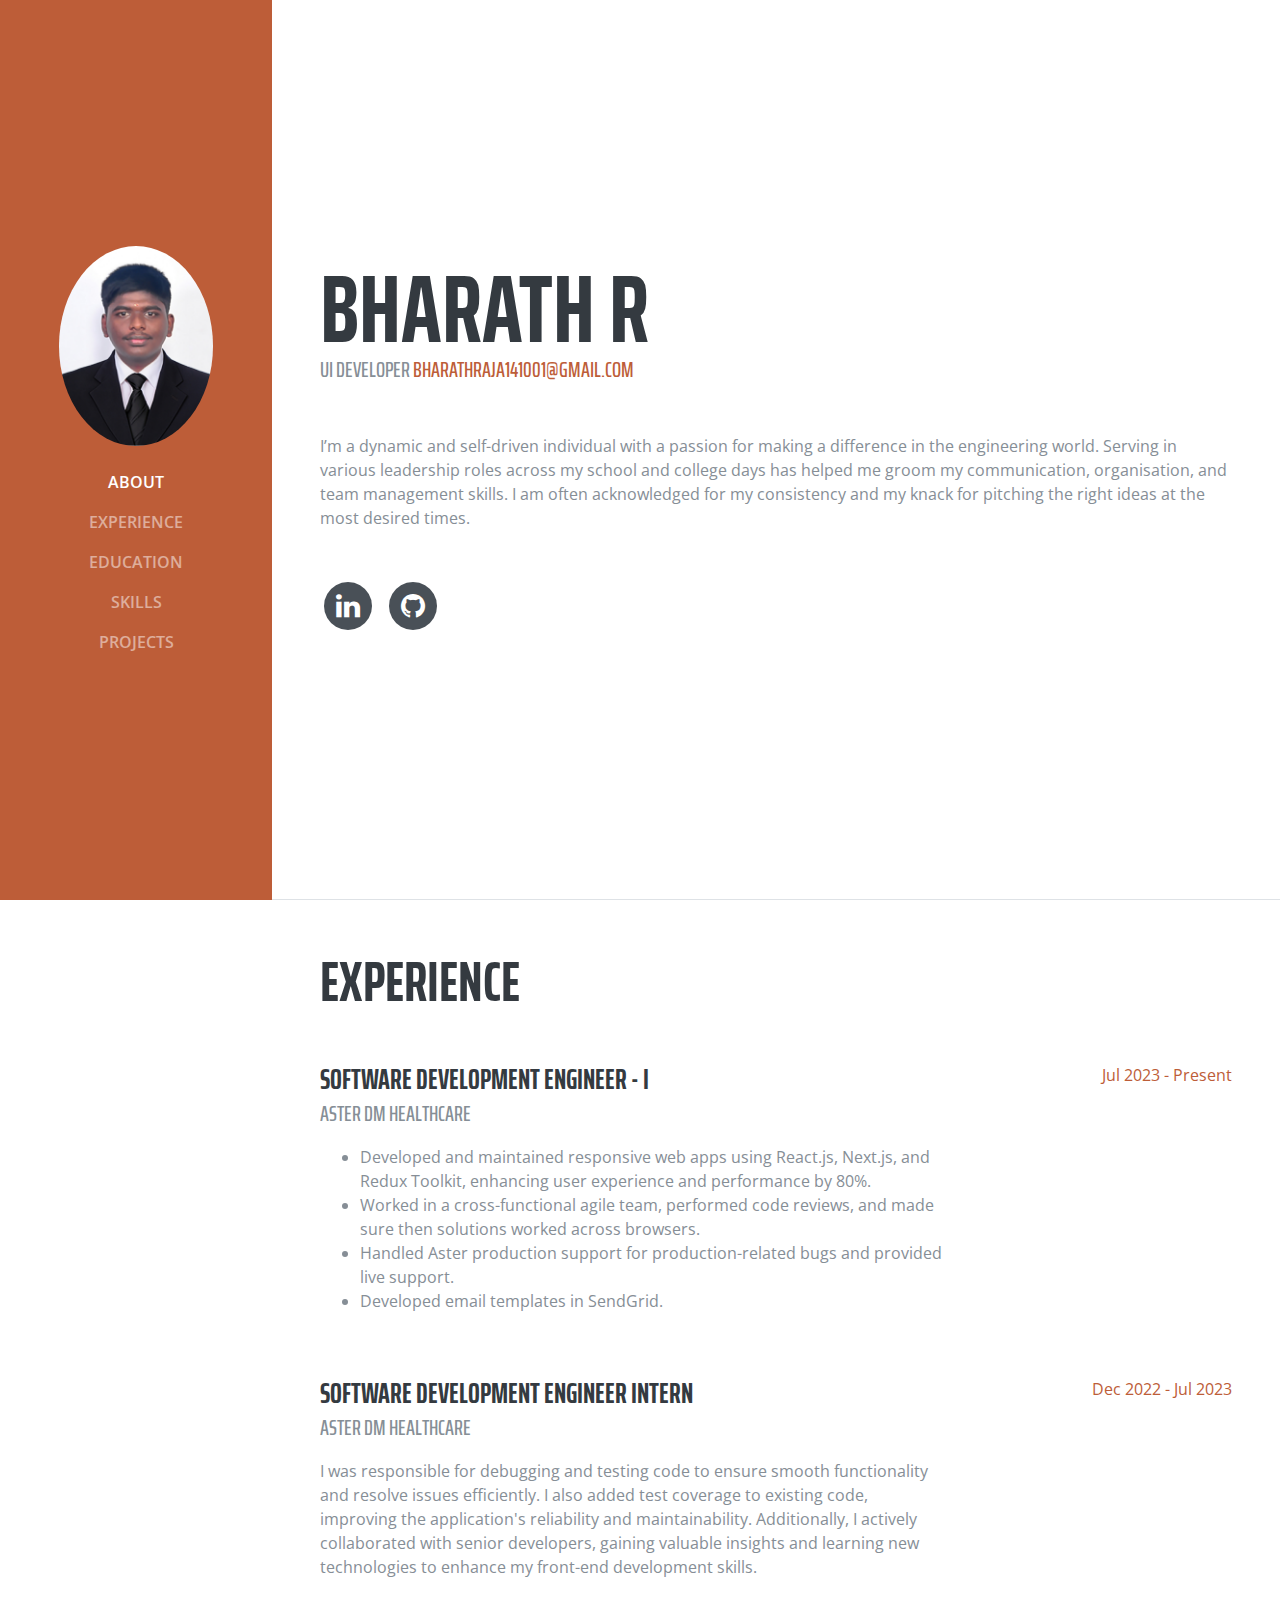
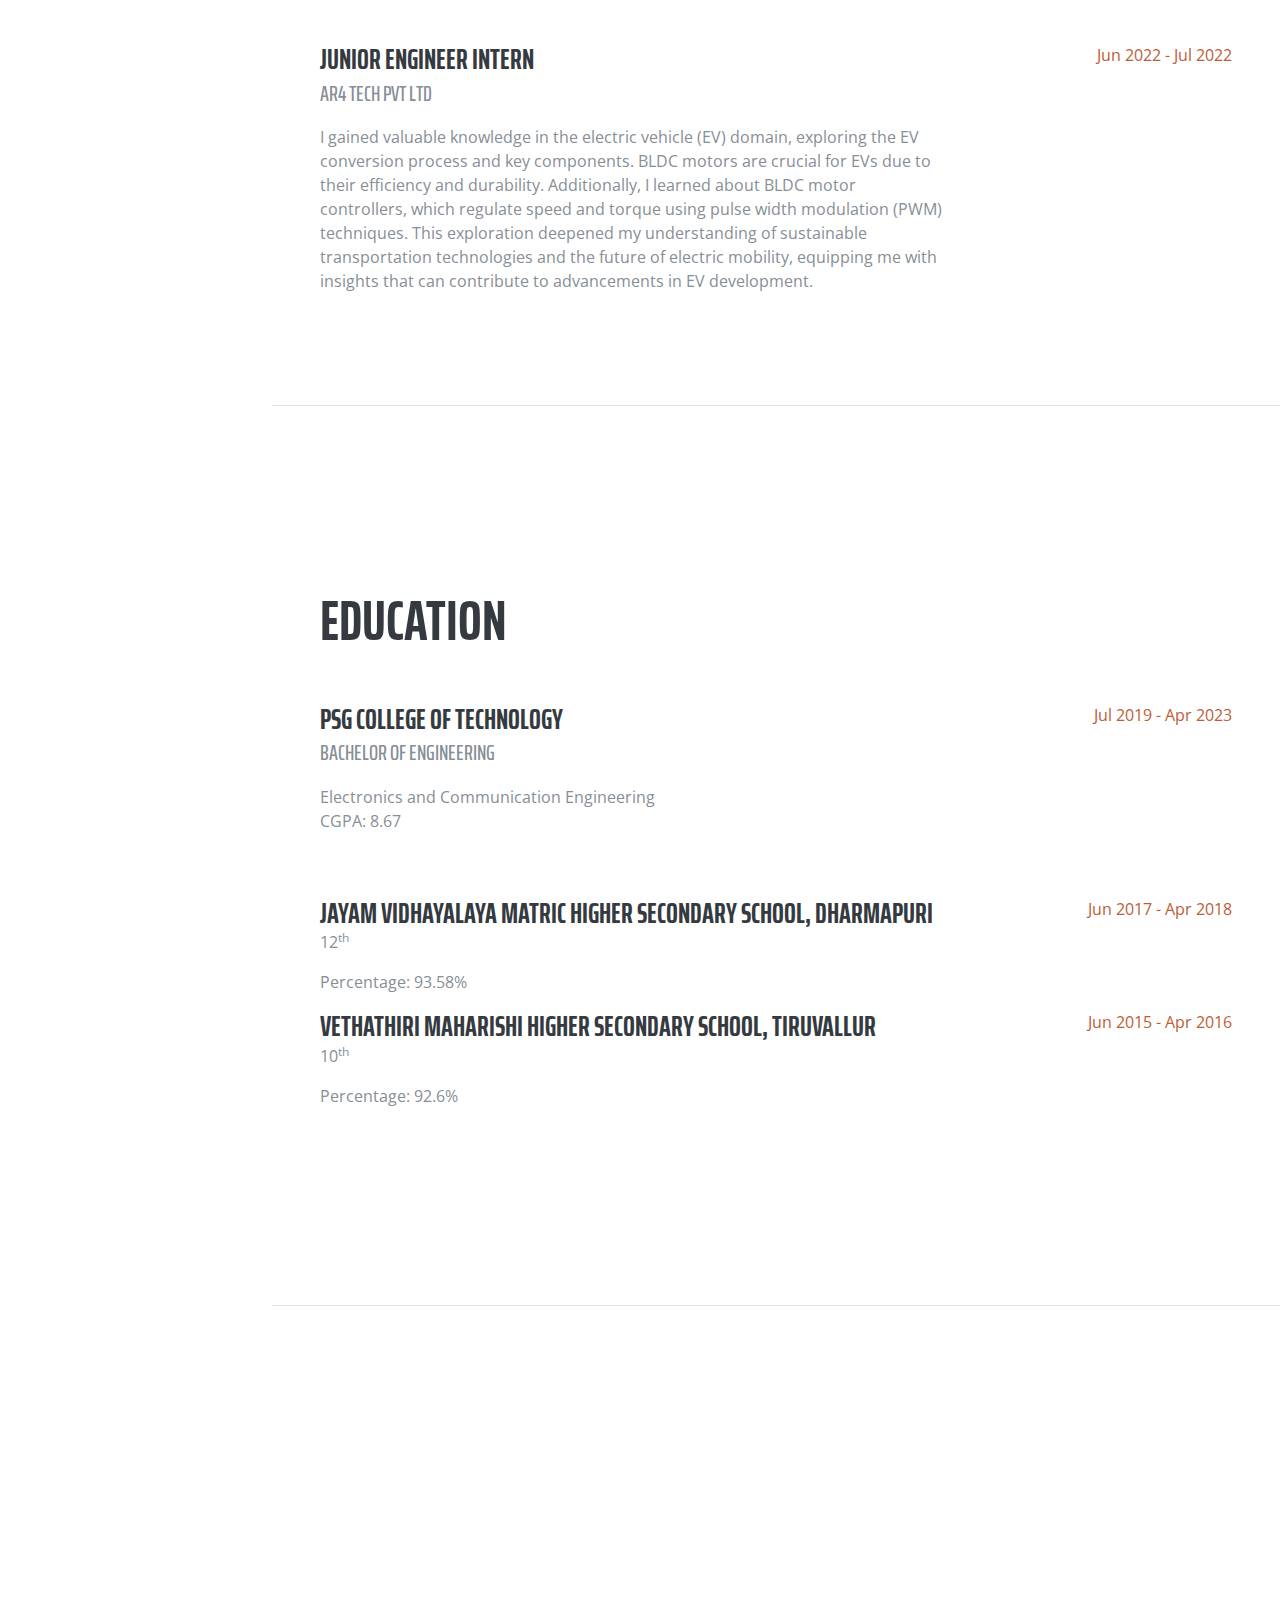
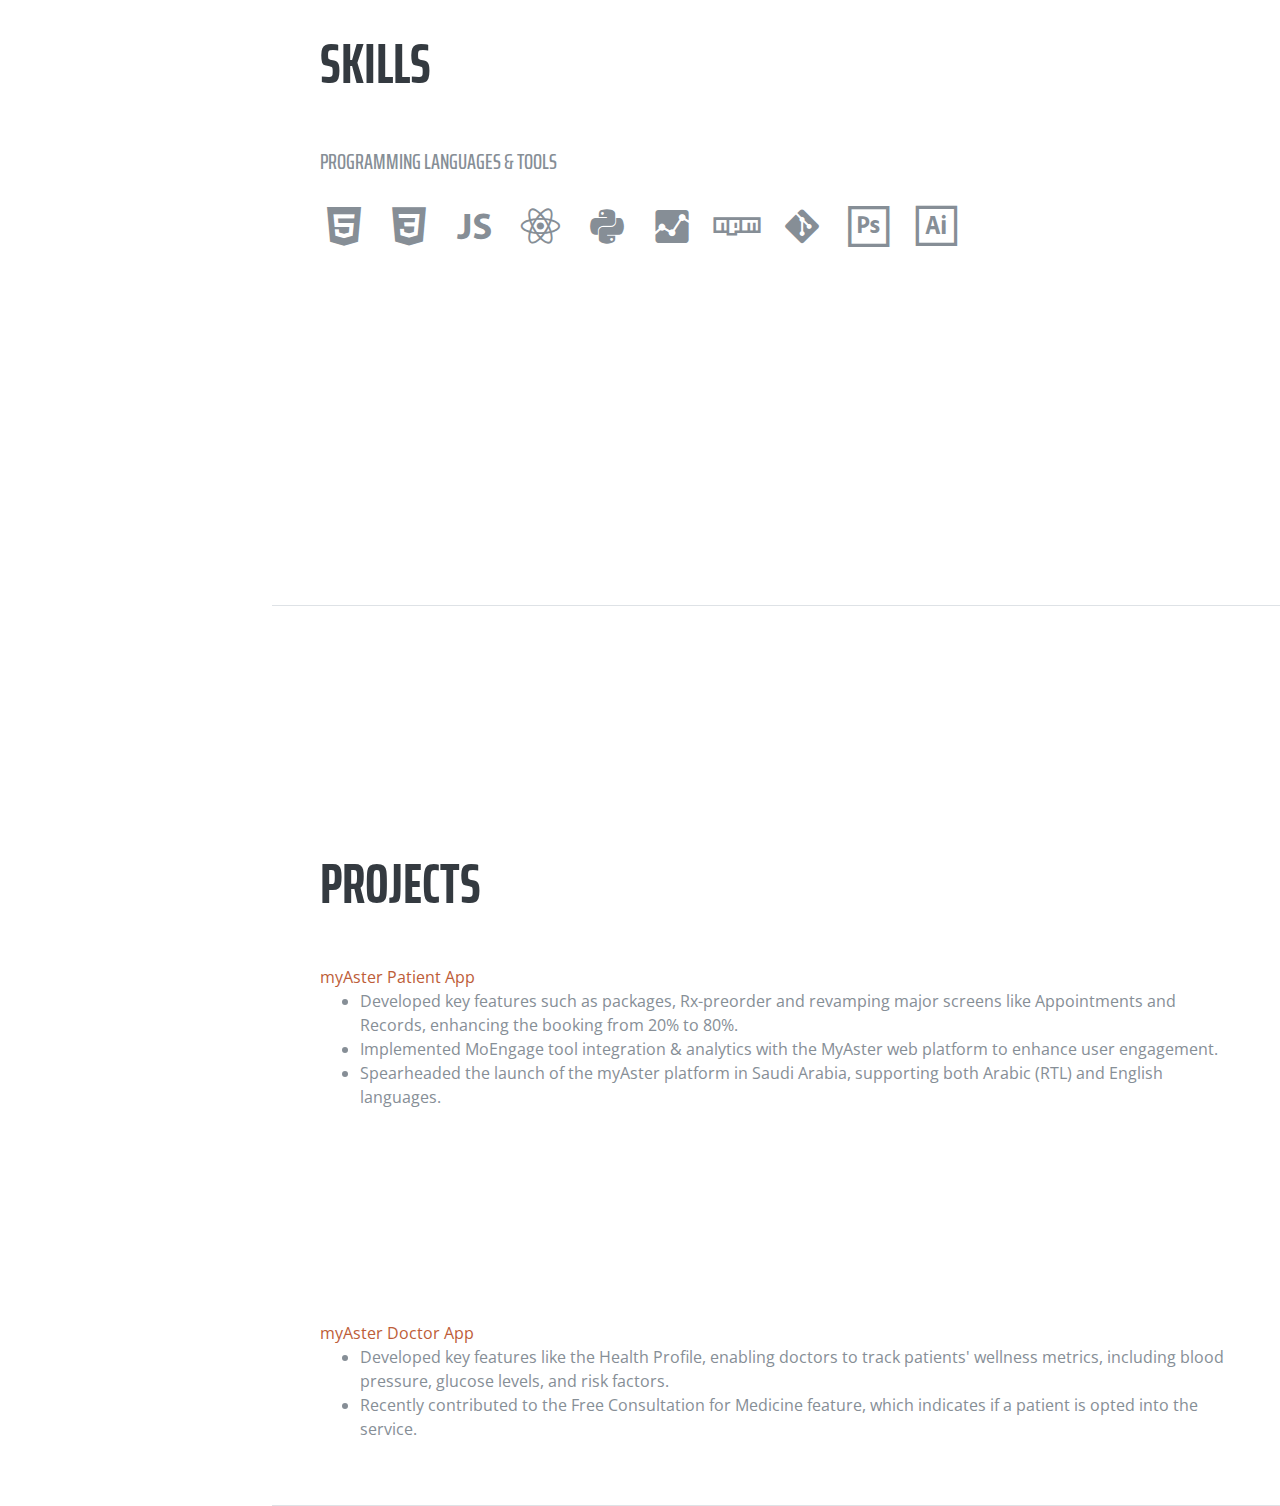
<file: Portfolio/index.html>
<!DOCTYPE html>
<html lang="en">

<head>

  <meta charset="utf-8">
  <meta name="viewport" content="width=device-width, initial-scale=1, shrink-to-fit=no">
  <meta name="description" content="">
  <meta name="author" content="">

  <title>Bharath Portfolio</title>

  <!-- Bootstrap core CSS -->
  <link href="vendor/bootstrap/css/bootstrap.min.css" rel="stylesheet">

  <!-- Custom fonts for this template -->
  <link href="https://fonts.googleapis.com/css?family=Saira+Extra+Condensed:100,200,300,400,500,600,700,800,900"
    rel="stylesheet">
  <link href="https://fonts.googleapis.com/css?family=Open+Sans:300,300i,400,400i,600,600i,700,700i,800,800i"
    rel="stylesheet">
  <link href="vendor/font-awesome/css/font-awesome.min.css" rel="stylesheet">
  <link href="vendor/devicons/css/devicons.min.css" rel="stylesheet">
  <link href="vendor/simple-line-icons/css/simple-line-icons.css" rel="stylesheet">

  <!-- Custom styles for this template -->
  <link href="css/resume.min.css" rel="stylesheet">

</head>

<body id="page-top">

  <nav class="navbar navbar-expand-lg navbar-dark bg-primary fixed-top" id="sideNav">
    <a class="navbar-brand js-scroll-trigger" href="#page-top">
      <span class="d-block d-lg-none">Portfolio</span>
      <span class="d-none d-lg-block">
        <img class="img-fluid img-profile rounded-circle mx-auto mb-2" src="img/profile.jpg" alt="">
      </span>
    </a>
    <button class="navbar-toggler" type="button" data-toggle="collapse" data-target="#navbarSupportedContent"
      aria-controls="navbarSupportedContent" aria-expanded="false" aria-label="Toggle navigation">
      <span class="navbar-toggler-icon"></span>
    </button>
    <div class="collapse navbar-collapse" id="navbarSupportedContent">
      <ul class="navbar-nav">
        <li class="nav-item">
          <a class="nav-link js-scroll-trigger" href="#about">About</a>
        </li>
        <li class="nav-item">
          <a class="nav-link js-scroll-trigger" href="#experience">Experience</a>
        </li>
        <li class="nav-item">
          <a class="nav-link js-scroll-trigger" href="#education">Education</a>
        </li>
        <li class="nav-item">
          <a class="nav-link js-scroll-trigger" href="#skills">Skills</a>
        </li>
        <li class="nav-item">
          <a class="nav-link js-scroll-trigger" href="#interests">Projects</a>
        </li>
      </ul>
    </div>
  </nav>

  <div class="container-fluid p-0">

    <section class="resume-section p-3 p-lg-5 d-flex d-column" id="about">
      <div class="my-auto">
        <h1 class="mb-0">Bharath R
        </h1>
        <div class="subheading mb-5">UI Developer
          <a href="mailto:bharathraja141001@email.com">bharathraja141001@gmail.com</a>
        </div>
        <p class="mb-5">I’m a dynamic and self-driven individual with a passion for making a difference in the
          engineering world. Serving in various leadership roles across my school and college days has helped me groom
          my communication, organisation, and team management skills. I am often acknowledged for my consistency and my
          knack for pitching the right ideas at the most desired times.</p>
        <ul class="list-inline list-social-icons mb-0">
          <!-- <li class="list-inline-item">
              <a href="#">
                <span class="fa-stack fa-lg">
                  <i class="fa fa-circle fa-stack-2x"></i>
                  <i class="fa fa-facebook fa-stack-1x fa-inverse"></i>
                </span>
              </a>
            </li>
            <li class="list-inline-item">
              <a href="#">
                <span class="fa-stack fa-lg">
                  <i class="fa fa-circle fa-stack-2x"></i>
                  <i class="fa fa-twitter fa-stack-1x fa-inverse"></i>
                </span>
              </a>
            </li> -->
          <li class="list-inline-item">
            <a href="https://www.linkedin.com/in/bharath-raja-188a69182/" target="_blank">
              <span class="fa-stack fa-lg">
                <i class="fa fa-circle fa-stack-2x"></i>
                <i class="fa fa-linkedin fa-stack-1x fa-inverse"></i>
              </span>
            </a>
          </li>
          <li class="list-inline-item">
              <a href="#">
                <span class="fa-stack fa-lg">
                  <i class="fa fa-circle fa-stack-2x"></i>
                  <i class="fa fa-github fa-stack-1x fa-inverse"></i>
                </span>
              </a>
            </li>
        </ul>
      </div>
    </section>

    <section class="resume-section p-3 p-lg-5 d-flex flex-column" id="experience">
      <div class="my-auto">
        <h2 class="mb-5">Experience</h2>

        <div class="resume-item d-flex flex-column flex-md-row mb-5">
          <div class="resume-content mr-auto">
            <h3 class="mb-0">Software Development Engineer - I</h3>
            <div class="subheading mb-3">Aster DM Healthcare</div>
            <div>
              <ul type="roman">
                <li>Developed and maintained responsive web apps using React.js, Next.js, and Redux Toolkit, enhancing user experience and performance by 80%.</li>
                <li>Worked in a cross-functional agile team, performed code reviews, and made sure then solutions worked across browsers.</li>
                <li>Handled Aster production support for production-related bugs and provided live support.</li>
                <li>Developed email templates in SendGrid.</li>
              </ul>
            </div>
          </div>
          <div class="resume-date text-md-right">
            <span class="text-primary">Jul 2023 - Present</span>
          </div>
        </div>

        <div class="resume-item d-flex flex-column flex-md-row mb-5">
          <div class="resume-content mr-auto">
            <h3 class="mb-0">Software Development Engineer Intern</h3>
            <div class="subheading mb-3">Aster DM Healthcare</div>
            <p>I was responsible for debugging and testing code to ensure smooth
              functionality and resolve issues efficiently. I also added test coverage to existing code, improving the application's
              reliability and maintainability. Additionally, I actively collaborated with senior developers, gaining valuable
              insights and learning new technologies to enhance my front-end development skills.
            </p>
          </div>
          <div class="resume-date text-md-right">
            <span class="text-primary">Dec 2022 - Jul 2023</span>
          </div>
        </div>

        <div class="resume-item d-flex flex-column flex-md-row mb-5">
          <div class="resume-content mr-auto">
            <h3 class="mb-0">Junior Engineer Intern</h3>
            <div class="subheading mb-3">Ar4 Tech Pvt Ltd</div>
            <p>I gained valuable knowledge in the electric vehicle (EV) domain, exploring the EV conversion process and key
              components. BLDC motors are crucial for EVs due to their efficiency and durability. Additionally, I learned about BLDC
              motor controllers, which regulate speed and torque using pulse
              width modulation (PWM) techniques. This exploration deepened my understanding of sustainable transportation
              technologies and the future of electric mobility, equipping me with insights that can contribute to advancements
              in EV development.</p>
          </div>
          <div class="resume-date text-md-right">
            <span class="text-primary">Jun 2022 - Jul 2022</span>
          </div>
        </div>

      </div>

    </section>

    <section class="resume-section p-3 p-lg-5 d-flex flex-column" id="education">
      <div class="my-auto">
        <h2 class="mb-5">Education</h2>

        <div class="resume-item d-flex flex-column flex-md-row mb-5">
          <div class="resume-content mr-auto">
            <h3 class="mb-0">PSG College of Technology</h3>
            <div class="subheading mb-3">Bachelor of Engineering</div>
            <div>Electronics and Communication Engineering</div>
            <p>CGPA: 8.67</p>
          </div>
          <div class="resume-date text-md-right">
            <span class="text-primary">Jul 2019 - Apr 2023</span>
          </div>
        </div>

        <div class="resume-item d-flex flex-column flex-md-row">
          <div class="resume-content mr-auto">
            <h3 class="mb-0">Jayam Vidhayalaya Matric Higher Secondary School, Dharmapuri
              </h3>
            <div class="mb-3">12<sup>th</sup></div>
            <p>Percentage: 93.58%</p>
          </div>
          <div class="resume-date text-md-right">
            <span class="text-primary">Jun 2017 - Apr 2018</span>
          </div>
        </div>

        <div class="resume-item d-flex flex-column flex-md-row">
          <div class="resume-content mr-auto">
            <h3 class="mb-0">Vethathiri Maharishi Higher Secondary School, Tiruvallur</h3>
            <div class="mb-3">10<sup>th</sup></div>
            <p>Percentage: 92.6%</p>
          </div>
          <div class="resume-date text-md-right">
            <span class="text-primary">Jun 2015 - Apr 2016</span>
          </div>
        </div>

      </div>
    </section>

    <section class="resume-section p-3 p-lg-5 d-flex flex-column" id="skills">
      <div class="my-auto">
        <h2 class="mb-5">Skills</h2>

        <div class="subheading mb-3">Programming Languages &amp; Tools</div>
        <ul class="list-inline list-icons">
          <li class="list-inline-item">
            <i class="devicons devicons-html5"></i>
          </li>
          <li class="list-inline-item">
            <i class="devicons devicons-css3"></i>
          </li>
          <li class="list-inline-item">
            <i class="devicons devicons-javascript"></i>
          </li>
          <li class="list-inline-item">
            <i class="devicons devicons-react"></i>
          </li>
          <li class="list-inline-item">
            <i class="devicons devicons-python"></i>
          </li>
          <li class="list-inline-item">
            <i class="devicons devicons-google_analytics"></i>
          </li>
          <li class="list-inline-item">
            <i class="devicons devicons-npm"></i>
          </li>
          <li class="list-inline-item">
            <i class="devicons devicons-git"></i>
          </li>
          <li class="list-inline-item">
            <i class="devicons devicons-photoshop"></i>
          </li>
          <li class="list-inline-item">
            <i class="devicons devicons-illustrator"></i>
          </li>
        </ul>

        <!-- <div class="subheading mb-3">Workflow</div>
        <ul class="fa-ul mb-0">
          <li>
            <i class="fa-li fa fa-check"></i>
            Mobile-First, Responsive Design
          </li>
          <li>
            <i class="fa-li fa fa-check"></i>
            Cross Browser Testing &amp; Debugging
          </li>
          <li>
            <i class="fa-li fa fa-check"></i>
            Cross Functional Teams
          </li>
          <li>
            <i class="fa-li fa fa-check"></i>
            Agile Development &amp; Scrum
          </li>
        </ul> -->
      </div>
    </section>

    <section class="resume-section p-3 p-lg-5 d-flex flex-column" id="interests">
      <div class="my-auto">
        <h2 class="mb-5">Projects</h2>
        <div class="mb-0"><a href="https://www.myaster.com/" target="_blank">myAster Patient App</a></div>
        <ul type="rounded-circle">
          <li>Developed key features such as packages, Rx-preorder and revamping major screens like Appointments and Records,
            enhancing the booking from 20% to 80%.</li>
          <li>Implemented MoEngage tool integration & analytics with the MyAster web platform to enhance user engagement.</li>
          <li>Spearheaded the launch of the myAster platform in Saudi Arabia, supporting both Arabic (RTL) and English
            languages.</li>
        </ul>
      </div>
      <div class="mb-0"><a href="https://teleconsult-practitioner.myaster.com/core/login" target="_blank">myAster Doctor
          App</a>
        <ul type="rounded-circle">
          <li>Developed key features like the Health Profile, enabling doctors to track patients' wellness metrics, including
            blood pressure, glucose levels, and risk factors.</li>
          <li>Recently contributed to the Free Consultation for Medicine feature, which indicates if a patient is opted into
            the service.</li>
        </ul>
      </div>
    </section>

    <!-- <section class="resume-section p-3 p-lg-5 d-flex flex-column" id="awards">
      <div class="my-auto">
        <h2 class="mb-5">Awards &amp; Certifications</h2>
        <ul class="fa-ul mb-0">
          <li>
            <i class="fa-li fa fa-trophy text-warning"></i>
            Google Analytics Certified Developer
          </li>
          <li>
            <i class="fa-li fa fa-trophy text-warning"></i>
            Mobile Web Specialist - Google Certification
          </li>
          <li>
            <i class="fa-li fa fa-trophy text-warning"></i>
            1<sup>st</sup>
            Place - University of Colorado Boulder - Emerging Tech Competition 2009
          </li>
          <li>
            <i class="fa-li fa fa-trophy text-warning"></i>
            1<sup>st</sup>
            Place - University of Colorado Boulder - Adobe Creative Jam 2008 (UI Design Category)
          </li>
          <li>
            <i class="fa-li fa fa-trophy text-warning"></i>
            2<sup>nd</sup>
            Place - University of Colorado Boulder - Emerging Tech Competition 2008
          </li>
          <li>
          <li>
            <i class="fa-li fa fa-trophy text-warning"></i>
            1<sup>st</sup>
            Place - James Buchanan High School - Hackathon 2006
          </li>
          <li>
            <i class="fa-li fa fa-trophy text-warning"></i>
            3<sup>rd</sup>
            Place - James Buchanan High School - Hackathon 2005
          </li>
        </ul>
      </div>
    </section> -->

  </div>

  <script src="vendor/jquery/jquery.min.js"></script>
  <script src="vendor/bootstrap/js/bootstrap.bundle.min.js"></script>

  <script src="vendor/jquery-easing/jquery.easing.min.js"></script>

  <script src="js/resume.min.js"></script>

</body>

</html>
</file>
<file: Portfolio/vendor/simple-line-icons/css/simple-line-icons.css>
@font-face {
  font-family: 'simple-line-icons';
  src: url('../fonts/Simple-Line-Icons.eot?v=2.4.0');
  src: url('../fonts/Simple-Line-Icons.eot?v=2.4.0#iefix') format('embedded-opentype'), url('../fonts/Simple-Line-Icons.woff2?v=2.4.0') format('woff2'), url('../fonts/Simple-Line-Icons.ttf?v=2.4.0') format('truetype'), url('../fonts/Simple-Line-Icons.woff?v=2.4.0') format('woff'), url('../fonts/Simple-Line-Icons.svg?v=2.4.0#simple-line-icons') format('svg');
  font-weight: normal;
  font-style: normal;
}
/*
 Use the following CSS code if you want to have a class per icon.
 Instead of a list of all class selectors, you can use the generic [class*="icon-"] selector, but it's slower:
*/
.icon-user,
.icon-people,
.icon-user-female,
.icon-user-follow,
.icon-user-following,
.icon-user-unfollow,
.icon-login,
.icon-logout,
.icon-emotsmile,
.icon-phone,
.icon-call-end,
.icon-call-in,
.icon-call-out,
.icon-map,
.icon-location-pin,
.icon-direction,
.icon-directions,
.icon-compass,
.icon-layers,
.icon-menu,
.icon-list,
.icon-options-vertical,
.icon-options,
.icon-arrow-down,
.icon-arrow-left,
.icon-arrow-right,
.icon-arrow-up,
.icon-arrow-up-circle,
.icon-arrow-left-circle,
.icon-arrow-right-circle,
.icon-arrow-down-circle,
.icon-check,
.icon-clock,
.icon-plus,
.icon-minus,
.icon-close,
.icon-event,
.icon-exclamation,
.icon-organization,
.icon-trophy,
.icon-screen-smartphone,
.icon-screen-desktop,
.icon-plane,
.icon-notebook,
.icon-mustache,
.icon-mouse,
.icon-magnet,
.icon-energy,
.icon-disc,
.icon-cursor,
.icon-cursor-move,
.icon-crop,
.icon-chemistry,
.icon-speedometer,
.icon-shield,
.icon-screen-tablet,
.icon-magic-wand,
.icon-hourglass,
.icon-graduation,
.icon-ghost,
.icon-game-controller,
.icon-fire,
.icon-eyeglass,
.icon-envelope-open,
.icon-envelope-letter,
.icon-bell,
.icon-badge,
.icon-anchor,
.icon-wallet,
.icon-vector,
.icon-speech,
.icon-puzzle,
.icon-printer,
.icon-present,
.icon-playlist,
.icon-pin,
.icon-picture,
.icon-handbag,
.icon-globe-alt,
.icon-globe,
.icon-folder-alt,
.icon-folder,
.icon-film,
.icon-feed,
.icon-drop,
.icon-drawer,
.icon-docs,
.icon-doc,
.icon-diamond,
.icon-cup,
.icon-calculator,
.icon-bubbles,
.icon-briefcase,
.icon-book-open,
.icon-basket-loaded,
.icon-basket,
.icon-bag,
.icon-action-undo,
.icon-action-redo,
.icon-wrench,
.icon-umbrella,
.icon-trash,
.icon-tag,
.icon-support,
.icon-frame,
.icon-size-fullscreen,
.icon-size-actual,
.icon-shuffle,
.icon-share-alt,
.icon-share,
.icon-rocket,
.icon-question,
.icon-pie-chart,
.icon-pencil,
.icon-note,
.icon-loop,
.icon-home,
.icon-grid,
.icon-graph,
.icon-microphone,
.icon-music-tone-alt,
.icon-music-tone,
.icon-earphones-alt,
.icon-earphones,
.icon-equalizer,
.icon-like,
.icon-dislike,
.icon-control-start,
.icon-control-rewind,
.icon-control-play,
.icon-control-pause,
.icon-control-forward,
.icon-control-end,
.icon-volume-1,
.icon-volume-2,
.icon-volume-off,
.icon-calendar,
.icon-bulb,
.icon-chart,
.icon-ban,
.icon-bubble,
.icon-camrecorder,
.icon-camera,
.icon-cloud-download,
.icon-cloud-upload,
.icon-envelope,
.icon-eye,
.icon-flag,
.icon-heart,
.icon-info,
.icon-key,
.icon-link,
.icon-lock,
.icon-lock-open,
.icon-magnifier,
.icon-magnifier-add,
.icon-magnifier-remove,
.icon-paper-clip,
.icon-paper-plane,
.icon-power,
.icon-refresh,
.icon-reload,
.icon-settings,
.icon-star,
.icon-symbol-female,
.icon-symbol-male,
.icon-target,
.icon-credit-card,
.icon-paypal,
.icon-social-tumblr,
.icon-social-twitter,
.icon-social-facebook,
.icon-social-instagram,
.icon-social-linkedin,
.icon-social-pinterest,
.icon-social-github,
.icon-social-google,
.icon-social-reddit,
.icon-social-skype,
.icon-social-dribbble,
.icon-social-behance,
.icon-social-foursqare,
.icon-social-soundcloud,
.icon-social-spotify,
.icon-social-stumbleupon,
.icon-social-youtube,
.icon-social-dropbox,
.icon-social-vkontakte,
.icon-social-steam {
  font-family: 'simple-line-icons';
  speak: none;
  font-style: normal;
  font-weight: normal;
  font-variant: normal;
  text-transform: none;
  line-height: 1;
  /* Better Font Rendering =========== */
  -webkit-font-smoothing: antialiased;
  -moz-osx-font-smoothing: grayscale;
}
.icon-user:before {
  content: "\e005";
}
.icon-people:before {
  content: "\e001";
}
.icon-user-female:before {
  content: "\e000";
}
.icon-user-follow:before {
  content: "\e002";
}
.icon-user-following:before {
  content: "\e003";
}
.icon-user-unfollow:before {
  content: "\e004";
}
.icon-login:before {
  content: "\e066";
}
.icon-logout:before {
  content: "\e065";
}
.icon-emotsmile:before {
  content: "\e021";
}
.icon-phone:before {
  content: "\e600";
}
.icon-call-end:before {
  content: "\e048";
}
.icon-call-in:before {
  content: "\e047";
}
.icon-call-out:before {
  content: "\e046";
}
.icon-map:before {
  content: "\e033";
}
.icon-location-pin:before {
  content: "\e096";
}
.icon-direction:before {
  content: "\e042";
}
.icon-directions:before {
  content: "\e041";
}
.icon-compass:before {
  content: "\e045";
}
.icon-layers:before {
  content: "\e034";
}
.icon-menu:before {
  content: "\e601";
}
.icon-list:before {
  content: "\e067";
}
.icon-options-vertical:before {
  content: "\e602";
}
.icon-options:before {
  content: "\e603";
}
.icon-arrow-down:before {
  content: "\e604";
}
.icon-arrow-left:before {
  content: "\e605";
}
.icon-arrow-right:before {
  content: "\e606";
}
.icon-arrow-up:before {
  content: "\e607";
}
.icon-arrow-up-circle:before {
  content: "\e078";
}
.icon-arrow-left-circle:before {
  content: "\e07a";
}
.icon-arrow-right-circle:before {
  content: "\e079";
}
.icon-arrow-down-circle:before {
  content: "\e07b";
}
.icon-check:before {
  content: "\e080";
}
.icon-clock:before {
  content: "\e081";
}
.icon-plus:before {
  content: "\e095";
}
.icon-minus:before {
  content: "\e615";
}
.icon-close:before {
  content: "\e082";
}
.icon-event:before {
  content: "\e619";
}
.icon-exclamation:before {
  content: "\e617";
}
.icon-organization:before {
  content: "\e616";
}
.icon-trophy:before {
  content: "\e006";
}
.icon-screen-smartphone:before {
  content: "\e010";
}
.icon-screen-desktop:before {
  content: "\e011";
}
.icon-plane:before {
  content: "\e012";
}
.icon-notebook:before {
  content: "\e013";
}
.icon-mustache:before {
  content: "\e014";
}
.icon-mouse:before {
  content: "\e015";
}
.icon-magnet:before {
  content: "\e016";
}
.icon-energy:before {
  content: "\e020";
}
.icon-disc:before {
  content: "\e022";
}
.icon-cursor:before {
  content: "\e06e";
}
.icon-cursor-move:before {
  content: "\e023";
}
.icon-crop:before {
  content: "\e024";
}
.icon-chemistry:before {
  content: "\e026";
}
.icon-speedometer:before {
  content: "\e007";
}
.icon-shield:before {
  content: "\e00e";
}
.icon-screen-tablet:before {
  content: "\e00f";
}
.icon-magic-wand:before {
  content: "\e017";
}
.icon-hourglass:before {
  content: "\e018";
}
.icon-graduation:before {
  content: "\e019";
}
.icon-ghost:before {
  content: "\e01a";
}
.icon-game-controller:before {
  content: "\e01b";
}
.icon-fire:before {
  content: "\e01c";
}
.icon-eyeglass:before {
  content: "\e01d";
}
.icon-envelope-open:before {
  content: "\e01e";
}
.icon-envelope-letter:before {
  content: "\e01f";
}
.icon-bell:before {
  content: "\e027";
}
.icon-badge:before {
  content: "\e028";
}
.icon-anchor:before {
  content: "\e029";
}
.icon-wallet:before {
  content: "\e02a";
}
.icon-vector:before {
  content: "\e02b";
}
.icon-speech:before {
  content: "\e02c";
}
.icon-puzzle:before {
  content: "\e02d";
}
.icon-printer:before {
  content: "\e02e";
}
.icon-present:before {
  content: "\e02f";
}
.icon-playlist:before {
  content: "\e030";
}
.icon-pin:before {
  content: "\e031";
}
.icon-picture:before {
  content: "\e032";
}
.icon-handbag:before {
  content: "\e035";
}
.icon-globe-alt:before {
  content: "\e036";
}
.icon-globe:before {
  content: "\e037";
}
.icon-folder-alt:before {
  content: "\e039";
}
.icon-folder:before {
  content: "\e089";
}
.icon-film:before {
  content: "\e03a";
}
.icon-feed:before {
  content: "\e03b";
}
.icon-drop:before {
  content: "\e03e";
}
.icon-drawer:before {
  content: "\e03f";
}
.icon-docs:before {
  content: "\e040";
}
.icon-doc:before {
  content: "\e085";
}
.icon-diamond:before {
  content: "\e043";
}
.icon-cup:before {
  content: "\e044";
}
.icon-calculator:before {
  content: "\e049";
}
.icon-bubbles:before {
  content: "\e04a";
}
.icon-briefcase:before {
  content: "\e04b";
}
.icon-book-open:before {
  content: "\e04c";
}
.icon-basket-loaded:before {
  content: "\e04d";
}
.icon-basket:before {
  content: "\e04e";
}
.icon-bag:before {
  content: "\e04f";
}
.icon-action-undo:before {
  content: "\e050";
}
.icon-action-redo:before {
  content: "\e051";
}
.icon-wrench:before {
  content: "\e052";
}
.icon-umbrella:before {
  content: "\e053";
}
.icon-trash:before {
  content: "\e054";
}
.icon-tag:before {
  content: "\e055";
}
.icon-support:before {
  content: "\e056";
}
.icon-frame:before {
  content: "\e038";
}
.icon-size-fullscreen:before {
  content: "\e057";
}
.icon-size-actual:before {
  content: "\e058";
}
.icon-shuffle:before {
  content: "\e059";
}
.icon-share-alt:before {
  content: "\e05a";
}
.icon-share:before {
  content: "\e05b";
}
.icon-rocket:before {
  content: "\e05c";
}
.icon-question:before {
  content: "\e05d";
}
.icon-pie-chart:before {
  content: "\e05e";
}
.icon-pencil:before {
  content: "\e05f";
}
.icon-note:before {
  content: "\e060";
}
.icon-loop:before {
  content: "\e064";
}
.icon-home:before {
  content: "\e069";
}
.icon-grid:before {
  content: "\e06a";
}
.icon-graph:before {
  content: "\e06b";
}
.icon-microphone:before {
  content: "\e063";
}
.icon-music-tone-alt:before {
  content: "\e061";
}
.icon-music-tone:before {
  content: "\e062";
}
.icon-earphones-alt:before {
  content: "\e03c";
}
.icon-earphones:before {
  content: "\e03d";
}
.icon-equalizer:before {
  content: "\e06c";
}
.icon-like:before {
  content: "\e068";
}
.icon-dislike:before {
  content: "\e06d";
}
.icon-control-start:before {
  content: "\e06f";
}
.icon-control-rewind:before {
  content: "\e070";
}
.icon-control-play:before {
  content: "\e071";
}
.icon-control-pause:before {
  content: "\e072";
}
.icon-control-forward:before {
  content: "\e073";
}
.icon-control-end:before {
  content: "\e074";
}
.icon-volume-1:before {
  content: "\e09f";
}
.icon-volume-2:before {
  content: "\e0a0";
}
.icon-volume-off:before {
  content: "\e0a1";
}
.icon-calendar:before {
  content: "\e075";
}
.icon-bulb:before {
  content: "\e076";
}
.icon-chart:before {
  content: "\e077";
}
.icon-ban:before {
  content: "\e07c";
}
.icon-bubble:before {
  content: "\e07d";
}
.icon-camrecorder:before {
  content: "\e07e";
}
.icon-camera:before {
  content: "\e07f";
}
.icon-cloud-download:before {
  content: "\e083";
}
.icon-cloud-upload:before {
  content: "\e084";
}
.icon-envelope:before {
  content: "\e086";
}
.icon-eye:before {
  content: "\e087";
}
.icon-flag:before {
  content: "\e088";
}
.icon-heart:before {
  content: "\e08a";
}
.icon-info:before {
  content: "\e08b";
}
.icon-key:before {
  content: "\e08c";
}
.icon-link:before {
  content: "\e08d";
}
.icon-lock:before {
  content: "\e08e";
}
.icon-lock-open:before {
  content: "\e08f";
}
.icon-magnifier:before {
  content: "\e090";
}
.icon-magnifier-add:before {
  content: "\e091";
}
.icon-magnifier-remove:before {
  content: "\e092";
}
.icon-paper-clip:before {
  content: "\e093";
}
.icon-paper-plane:before {
  content: "\e094";
}
.icon-power:before {
  content: "\e097";
}
.icon-refresh:before {
  content: "\e098";
}
.icon-reload:before {
  content: "\e099";
}
.icon-settings:before {
  content: "\e09a";
}
.icon-star:before {
  content: "\e09b";
}
.icon-symbol-female:before {
  content: "\e09c";
}
.icon-symbol-male:before {
  content: "\e09d";
}
.icon-target:before {
  content: "\e09e";
}
.icon-credit-card:before {
  content: "\e025";
}
.icon-paypal:before {
  content: "\e608";
}
.icon-social-tumblr:before {
  content: "\e00a";
}
.icon-social-twitter:before {
  content: "\e009";
}
.icon-social-facebook:before {
  content: "\e00b";
}
.icon-social-instagram:before {
  content: "\e609";
}
.icon-social-linkedin:before {
  content: "\e60a";
}
.icon-social-pinterest:before {
  content: "\e60b";
}
.icon-social-github:before {
  content: "\e60c";
}
.icon-social-google:before {
  content: "\e60d";
}
.icon-social-reddit:before {
  content: "\e60e";
}
.icon-social-skype:before {
  content: "\e60f";
}
.icon-social-dribbble:before {
  content: "\e00d";
}
.icon-social-behance:before {
  content: "\e610";
}
.icon-social-foursqare:before {
  content: "\e611";
}
.icon-social-soundcloud:before {
  content: "\e612";
}
.icon-social-spotify:before {
  content: "\e613";
}
.icon-social-stumbleupon:before {
  content: "\e614";
}
.icon-social-youtube:before {
  content: "\e008";
}
.icon-social-dropbox:before {
  content: "\e00c";
}
.icon-social-vkontakte:before {
  content: "\e618";
}
.icon-social-steam:before {
  content: "\e620";
}
</file>
<file: Portfolio/vendor/devicons/css/devicons.min.css>
/*!
 *  Devicons 1.8.0 made by Theodore Vorillas / http://vorillaz.com 
 */
@font-face{font-family:devicons;src:url(../fonts/devicons.eot?xqxft6);src:url(../fonts/devicons.eot?#iefixxqxft6) format("embedded-opentype"),url(../fonts/devicons.woff?xqxft6) format("woff"),url(../fonts/devicons.ttf?xqxft6) format("truetype"),url(../fonts/devicons.svg?xqxft6#devicons) format("svg");font-weight:400;font-style:normal}.devicons{font-family:devicons;speak:none;font-style:normal;font-weight:400;font-variant:normal;text-transform:none;line-height:1;-webkit-font-smoothing:antialiased;-moz-osx-font-smoothing:grayscale}.devicons-git:before{content:"\e602"}.devicons-git_compare:before{content:"\e628"}.devicons-git_branch:before{content:"\e625"}.devicons-git_commit:before{content:"\e629"}.devicons-git_pull_request:before{content:"\e626"}.devicons-git_merge:before{content:"\e627"}.devicons-bitbucket:before{content:"\e603"}.devicons-github_alt:before{content:"\e608"}.devicons-github_badge:before{content:"\e609"}.devicons-github:before{content:"\e60a"}.devicons-github_full:before{content:"\e617"}.devicons-java:before{content:"\e638"}.devicons-ruby:before{content:"\e639"}.devicons-scala:before{content:"\e637"}.devicons-python:before{content:"\e63c"}.devicons-go:before{content:"\e624"}.devicons-ruby_on_rails:before{content:"\e63b"}.devicons-django:before{content:"\e61d"}.devicons-markdown:before{content:"\e63e"}.devicons-php:before{content:"\e63d"}.devicons-mysql:before{content:"\e604"}.devicons-streamline:before{content:"\e605"}.devicons-database:before{content:"\e606"}.devicons-laravel:before{content:"\e63f"}.devicons-javascript:before{content:"\e64e"}.devicons-angular:before{content:"\e653"}.devicons-backbone:before{content:"\e652"}.devicons-coffeescript:before{content:"\e651"}.devicons-jquery:before{content:"\e650"}.devicons-modernizr:before{content:"\e620"}.devicons-jquery_ui:before{content:"\e654"}.devicons-ember:before{content:"\e61b"}.devicons-dojo:before{content:"\e61c"}.devicons-nodejs:before{content:"\e619"}.devicons-nodejs_small:before{content:"\e618"}.devicons-javascript_shield:before{content:"\e64f"}.devicons-bootstrap:before{content:"\e647"}.devicons-sass:before{content:"\e64b"}.devicons-css3_full:before{content:"\e64a"}.devicons-css3:before{content:"\e649"}.devicons-html5:before{content:"\e636"}.devicons-html5_multimedia:before{content:"\e632"}.devicons-html5_device_access:before{content:"\e633"}.devicons-html5_3d_effects:before{content:"\e635"}.devicons-html5_connectivity:before{content:"\e634"}.devicons-ghost_small:before{content:"\e614"}.devicons-ghost:before{content:"\e61f"}.devicons-magento:before{content:"\e640"}.devicons-joomla:before{content:"\e641"}.devicons-jekyll_small:before{content:"\e60d"}.devicons-drupal:before{content:"\e642"}.devicons-wordpress:before{content:"\e60b"}.devicons-grunt:before{content:"\e64c"}.devicons-bower:before{content:"\e64d"}.devicons-npm:before{content:"\e61e"}.devicons-yahoo_small:before{content:"\e62b"}.devicons-yahoo:before{content:"\e615"}.devicons-bing_small:before{content:"\e600"}.devicons-windows:before{content:"\e60f"}.devicons-linux:before{content:"\e612"}.devicons-ubuntu:before{content:"\e63a"}.devicons-android:before{content:"\e60e"}.devicons-apple:before{content:"\e611"}.devicons-appstore:before{content:"\e613"}.devicons-phonegap:before{content:"\e630"}.devicons-blackberry:before{content:"\e623"}.devicons-stackoverflow:before{content:"\e610"}.devicons-techcrunch:before{content:"\e62c"}.devicons-codrops:before{content:"\e62f"}.devicons-css_tricks:before{content:"\e601"}.devicons-smashing_magazine:before{content:"\e62d"}.devicons-netmagazine:before{content:"\e62e"}.devicons-codepen:before{content:"\e616"}.devicons-cssdeck:before{content:"\e62a"}.devicons-hackernews:before{content:"\e61a"}.devicons-dropbox:before{content:"\e607"}.devicons-google_drive:before{content:"\e631"}.devicons-visualstudio:before{content:"\e60c"}.devicons-unity_small:before{content:"\e621"}.devicons-raspberry_pi:before{content:"\e622"}.devicons-chrome:before{content:"\e643"}.devicons-ie:before{content:"\e644"}.devicons-firefox:before{content:"\e645"}.devicons-opera:before{content:"\e646"}.devicons-safari:before{content:"\e648"}.devicons-swift:before{content:"\e655"}.devicons-symfony:before{content:"\e656"}.devicons-symfony_badge:before{content:"\e657"}.devicons-less:before{content:"\e658"}.devicons-stylus:before{content:"\e659"}.devicons-trello:before{content:"\e65a"}.devicons-atlassian:before{content:"\e65b"}.devicons-jira:before{content:"\e65c"}.devicons-envato:before{content:"\e65d"}.devicons-snap_svg:before{content:"\e65e"}.devicons-raphael:before{content:"\e65f"}.devicons-google_analytics:before{content:"\e660"}.devicons-compass:before{content:"\e661"}.devicons-onedrive:before{content:"\e662"}.devicons-gulp:before{content:"\e663"}.devicons-atom:before{content:"\e664"}.devicons-cisco:before{content:"\e665"}.devicons-nancy:before{content:"\e666"}.devicons-clojure:before{content:"\e668"}.devicons-clojure_alt:before{content:"\e66a"}.devicons-perl:before{content:"\e669"}.devicons-celluloid:before{content:"\e66b"}.devicons-w3c:before{content:"\e66c"}.devicons-redis:before{content:"\e66d"}.devicons-postgresql:before{content:"\e66e"}.devicons-webplatform:before{content:"\e66f"}.devicons-jenkins:before{content:"\e667"}.devicons-requirejs:before{content:"\e670"}.devicons-opensource:before{content:"\e671"}.devicons-typo3:before{content:"\e672"}.devicons-uikit:before{content:"\e673"}.devicons-doctrine:before{content:"\e674"}.devicons-groovy:before{content:"\e675"}.devicons-nginx:before{content:"\e676"}.devicons-haskell:before{content:"\e677"}.devicons-zend:before{content:"\e678"}.devicons-gnu:before{content:"\e679"}.devicons-yeoman:before{content:"\e67a"}.devicons-heroku:before{content:"\e67b"}.devicons-debian:before{content:"\e67d"}.devicons-travis:before{content:"\e67e"}.devicons-dotnet:before{content:"\e67f"}.devicons-codeigniter:before{content:"\e680"}.devicons-javascript_badge:before{content:"\e681"}.devicons-yii:before{content:"\e682"}.devicons-msql_server:before{content:"\e67c"}.devicons-composer:before{content:"\e683"}.devicons-krakenjs_badge:before{content:"\e684"}.devicons-krakenjs:before{content:"\e685"}.devicons-mozilla:before{content:"\e686"}.devicons-firebase:before{content:"\e687"}.devicons-sizzlejs:before{content:"\e688"}.devicons-creativecommons:before{content:"\e689"}.devicons-creativecommons_badge:before{content:"\e68a"}.devicons-mitlicence:before{content:"\e68b"}.devicons-senchatouch:before{content:"\e68c"}.devicons-bugsense:before{content:"\e68d"}.devicons-extjs:before{content:"\e68e"}.devicons-mootools_badge:before{content:"\e68f"}.devicons-mootools:before{content:"\e690"}.devicons-ruby_rough:before{content:"\e691"}.devicons-komodo:before{content:"\e692"}.devicons-coda:before{content:"\e693"}.devicons-bintray:before{content:"\e694"}.devicons-terminal:before{content:"\e695"}.devicons-code:before{content:"\e696"}.devicons-responsive:before{content:"\e697"}.devicons-dart:before{content:"\e698"}.devicons-aptana:before{content:"\e699"}.devicons-mailchimp:before{content:"\e69a"}.devicons-netbeans:before{content:"\e69b"}.devicons-dreamweaver:before{content:"\e69c"}.devicons-brackets:before{content:"\e69d"}.devicons-eclipse:before{content:"\e69e"}.devicons-cloud9:before{content:"\e69f"}.devicons-scrum:before{content:"\e6a0"}.devicons-prolog:before{content:"\e6a1"}.devicons-terminal_badge:before{content:"\e6a2"}.devicons-code_badge:before{content:"\e6a3"}.devicons-mongodb:before{content:"\e6a4"}.devicons-meteor:before{content:"\e6a5"}.devicons-meteorfull:before{content:"\e6a6"}.devicons-fsharp:before{content:"\e6a7"}.devicons-rust:before{content:"\e6a8"}.devicons-ionic:before{content:"\e6a9"}.devicons-sublime:before{content:"\e6aa"}.devicons-appcelerator:before{content:"\e6ab"}.devicons-asterisk:before{content:"\e6ac"}.devicons-aws:before{content:"\e6ad"}.devicons-digital-ocean:before{content:"\e6ae"}.devicons-dlang:before{content:"\e6af"}.devicons-docker:before{content:"\e6b0"}.devicons-erlang:before{content:"\e6b1"}.devicons-google-cloud-platform:before{content:"\e6b2"}.devicons-grails:before{content:"\e6b3"}.devicons-illustrator:before{content:"\e6b4"}.devicons-intellij:before{content:"\e6b5"}.devicons-materializecss:before{content:"\e6b6"}.devicons-openshift:before{content:"\e6b7"}.devicons-photoshop:before{content:"\e6b8"}.devicons-rackspace:before{content:"\e6b9"}.devicons-react:before{content:"\e6ba"}.devicons-redhat:before{content:"\e6bb"}.devicons-scriptcs:before{content:"\e6bc"}.devicons-sqllite:before{content:"\e6c4"}.devicons-vim:before{content:"\e6c5"}
</file>
<file: Portfolio/css/resume.min.css>
/*!
 * Start Bootstrap - Resume v4.0.0-beta.2 (https://startbootstrap.com/template-overviews/resume)
 * Copyright 2013-2017 Start Bootstrap
 * Licensed under MIT (https://github.com/BlackrockDigital/startbootstrap-resume/blob/master/LICENSE)
 */
body {
  font-family: 'Open Sans', serif;
  padding-top: 54px;
  color: #868e96
}

@media (min-width:992px) {
  body {
    padding-top: 0;
    padding-left: 17rem
  }
}

h1,
h2,
h3,
h4,
h5,
h6 {
  font-family: 'Saira Extra Condensed', serif;
  font-weight: 700;
  text-transform: uppercase;
  color: #343a40
}

h1 {
  font-size: 6rem;
  line-height: 5.5rem
}

h2 {
  font-size: 3.5rem
}

.subheading {
  text-transform: uppercase;
  font-weight: 500;
  font-family: 'Saira Extra Condensed', serif;
  font-size: 1.35rem
}

.list-social-icons a {
  color: #495057
}

.list-social-icons a:hover {
  color: #bd5d38
}

.list-social-icons a .fa-lg {
  font-size: 1.75rem
}

.list-icons {
  font-size: 3rem
}

.list-icons .list-inline-item i:hover {
  color: #bd5d38
}

#sideNav .navbar-nav .nav-item .nav-link {
  font-weight: 600;
  text-transform: uppercase
}

@media (min-width:992px) {
  #sideNav {
    text-align: center;
    position: fixed;
    top: 0;
    left: 0;
    display: flex;
    flex-direction: column;
    width: 17rem;
    height: 100vh
  }

  #sideNav .navbar-brand {
    display: flex;
    margin: auto auto 0;
    padding: .5rem
  }

  #sideNav .navbar-brand .img-profile {
    max-width: 200px;
    max-height: 200px;
  }

  #sideNav .navbar-collapse {
    display: flex;
    align-items: flex-start;
    flex-grow: 0;
    width: 100%;
    margin-bottom: auto
  }

  #sideNav .navbar-collapse .navbar-nav {
    flex-direction: column;
    width: 100%
  }

  #sideNav .navbar-collapse .navbar-nav .nav-item {
    display: block
  }

  #sideNav .navbar-collapse .navbar-nav .nav-item .nav-link {
    display: block
  }
}

section.resume-section {
  border-bottom: 1px solid #dee2e6;
  padding-top: 5rem !important;
  padding-bottom: 5rem !important
}

section.resume-section .resume-item .resume-date {
  min-width: none
}

@media (min-width:768px) {
  section.resume-section {
    min-height: 100vh
  }

  section.resume-section .resume-item .resume-date {
    min-width: 18rem
  }
}

@media (min-width:992px) {
  section.resume-section {
    padding-top: 3rem !important;
    padding-bottom: 3rem !important
  }
}

.bg-primary {
  background-color: #bd5d38 !important
}

.text-primary {
  color: #bd5d38 !important
}

a {
  color: #bd5d38
}

a:active,
a:focus,
a:hover {
  color: #824027
}
</file>
